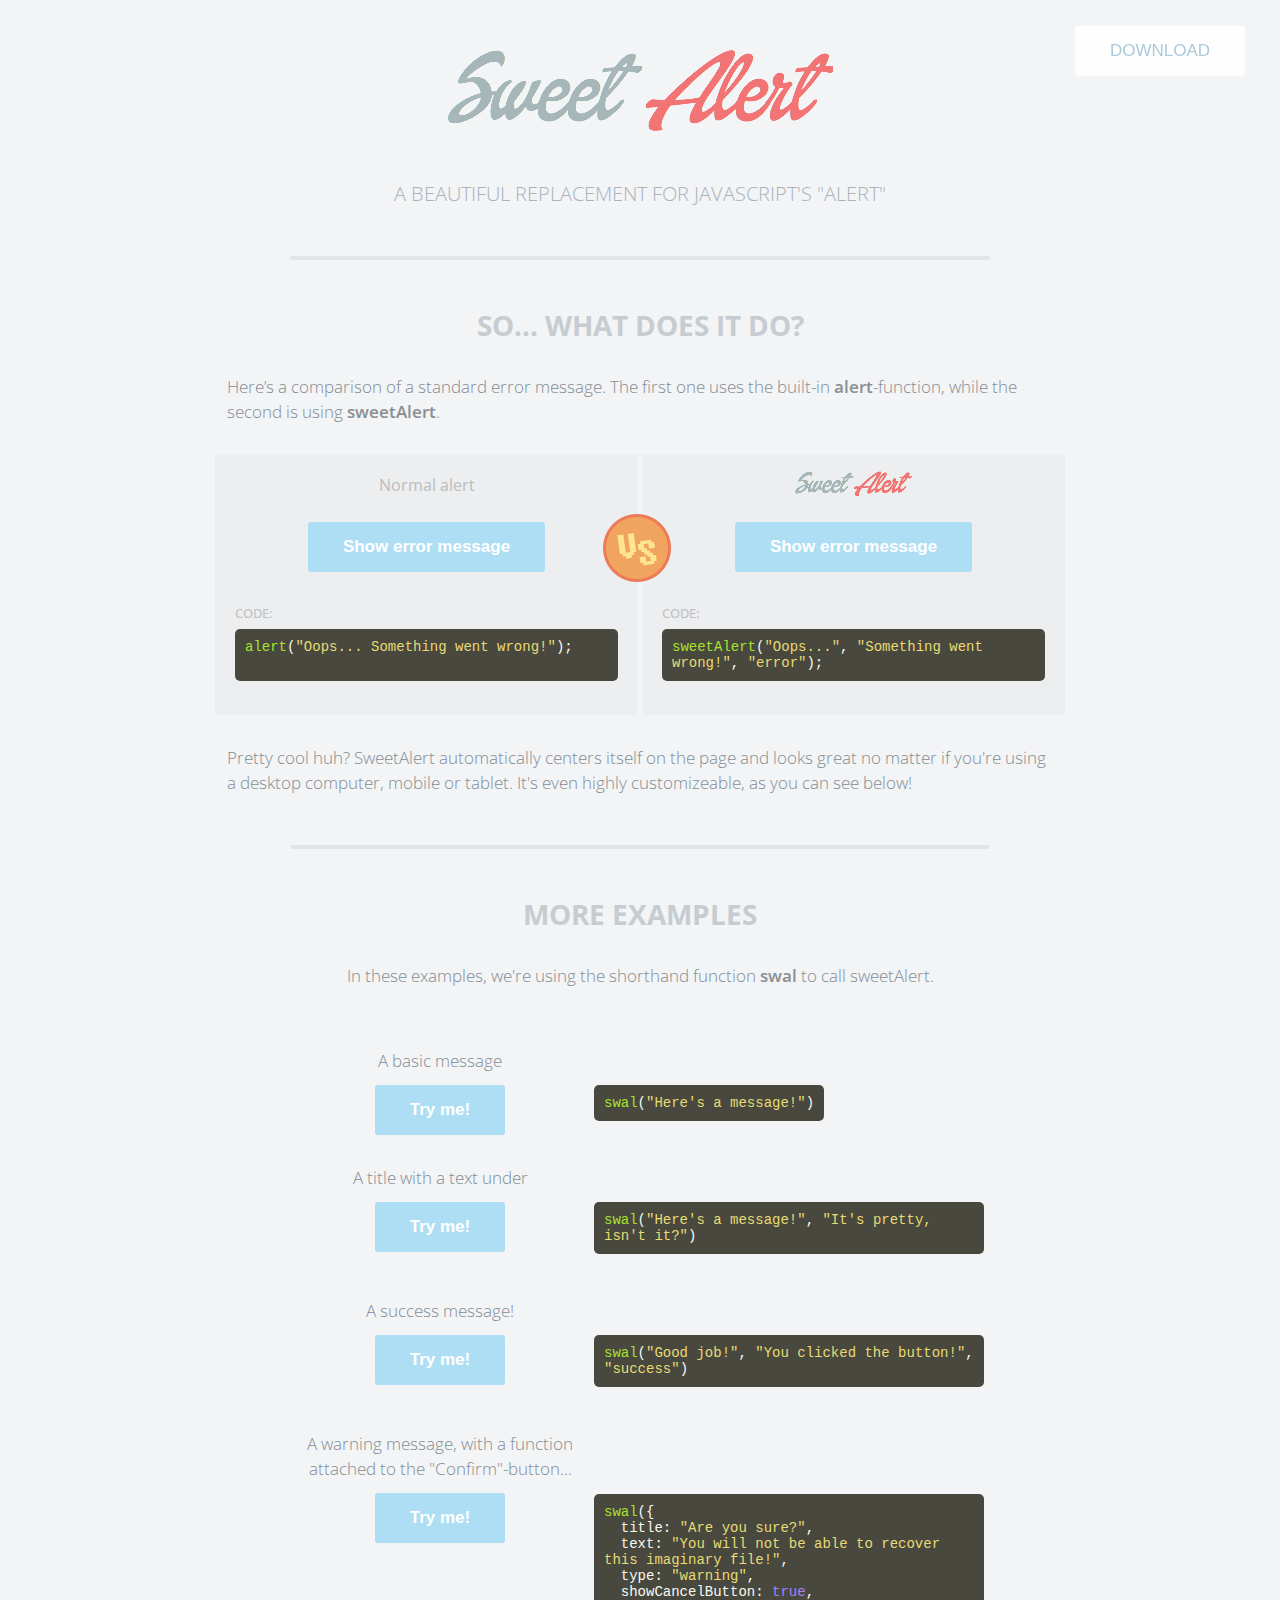
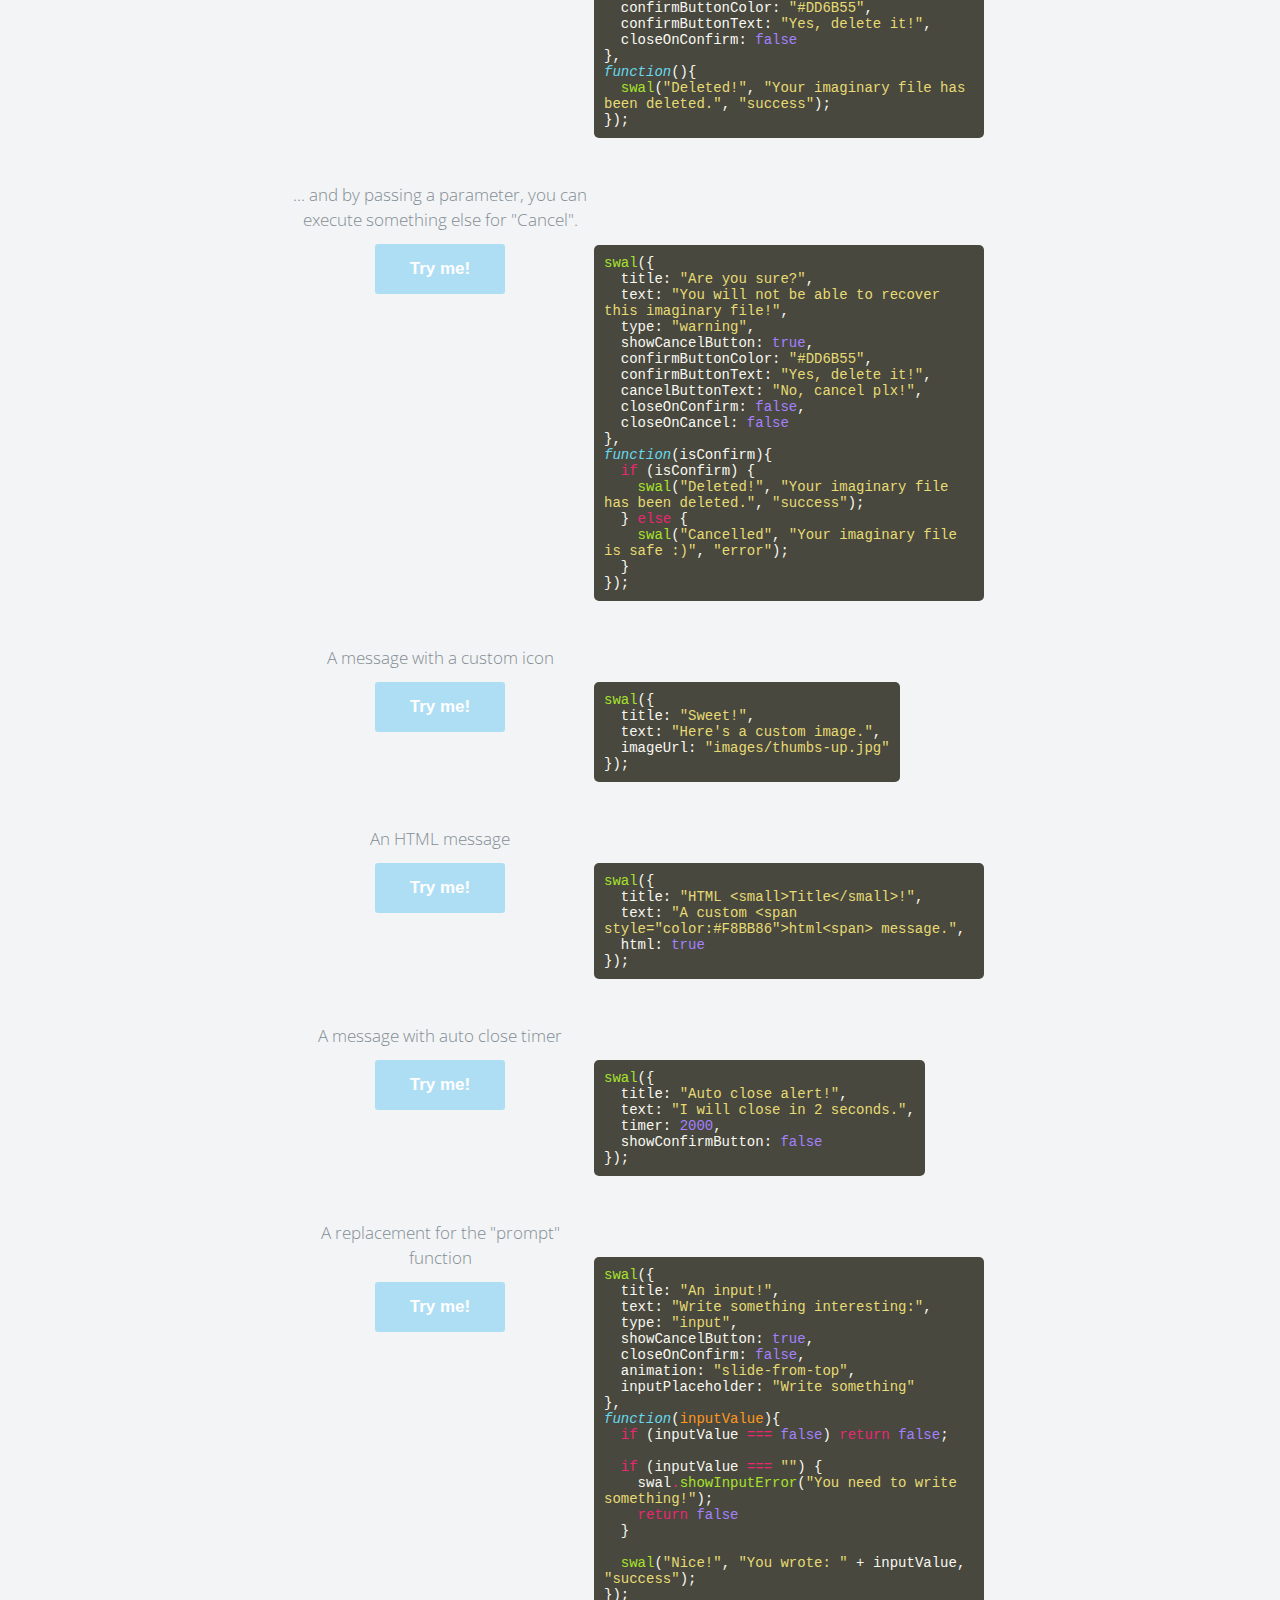
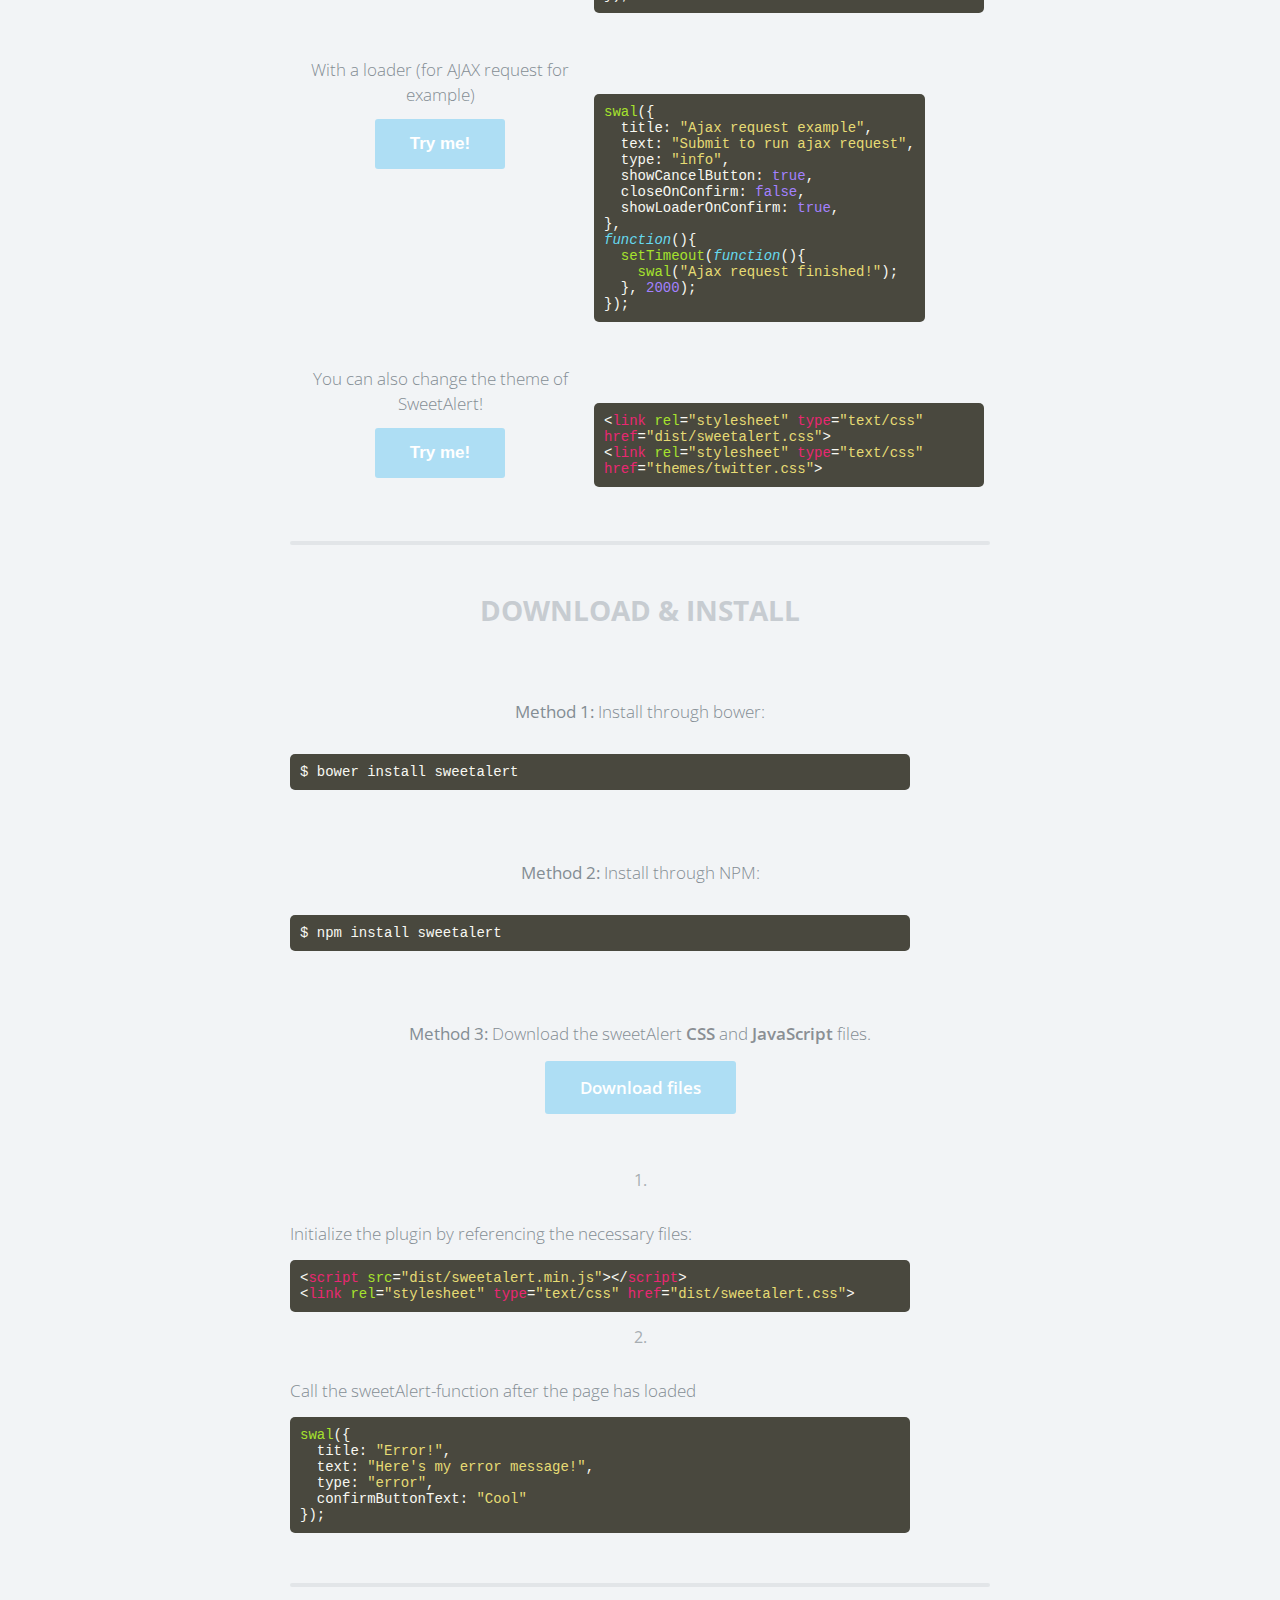
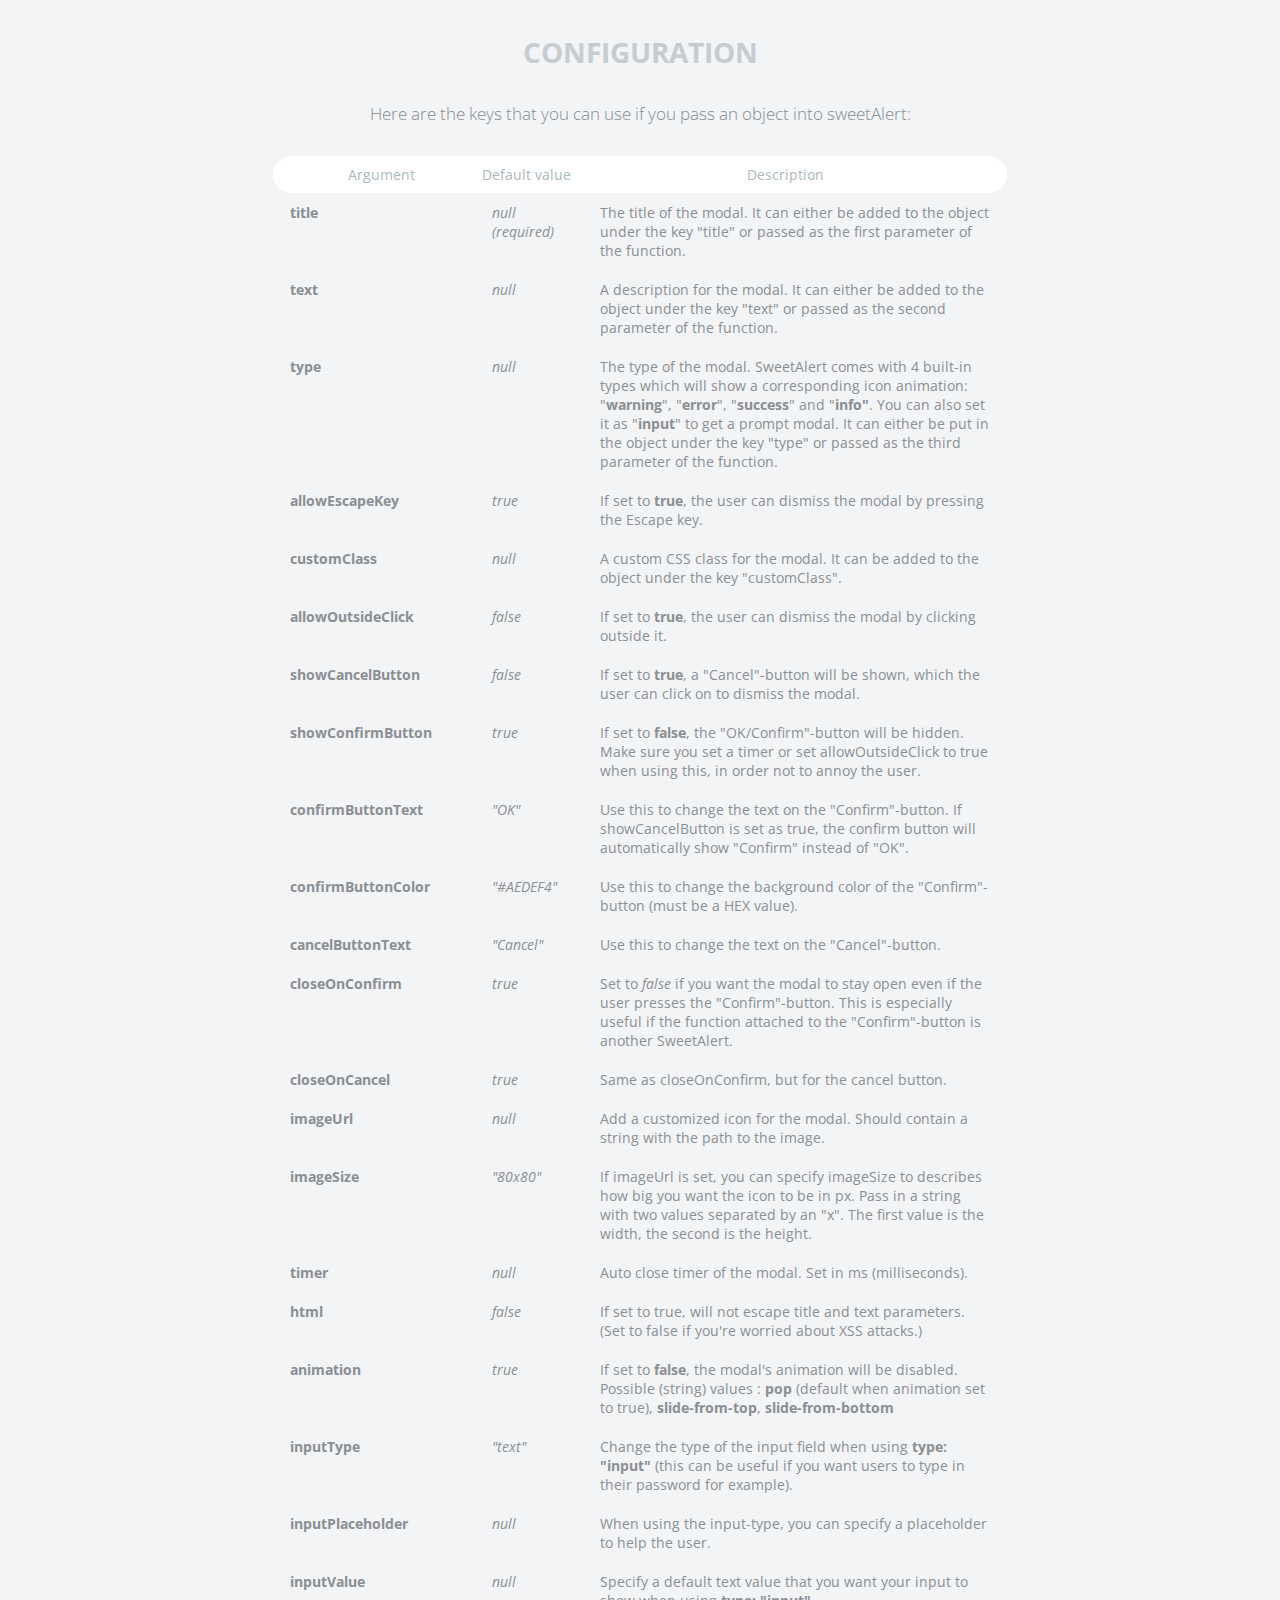
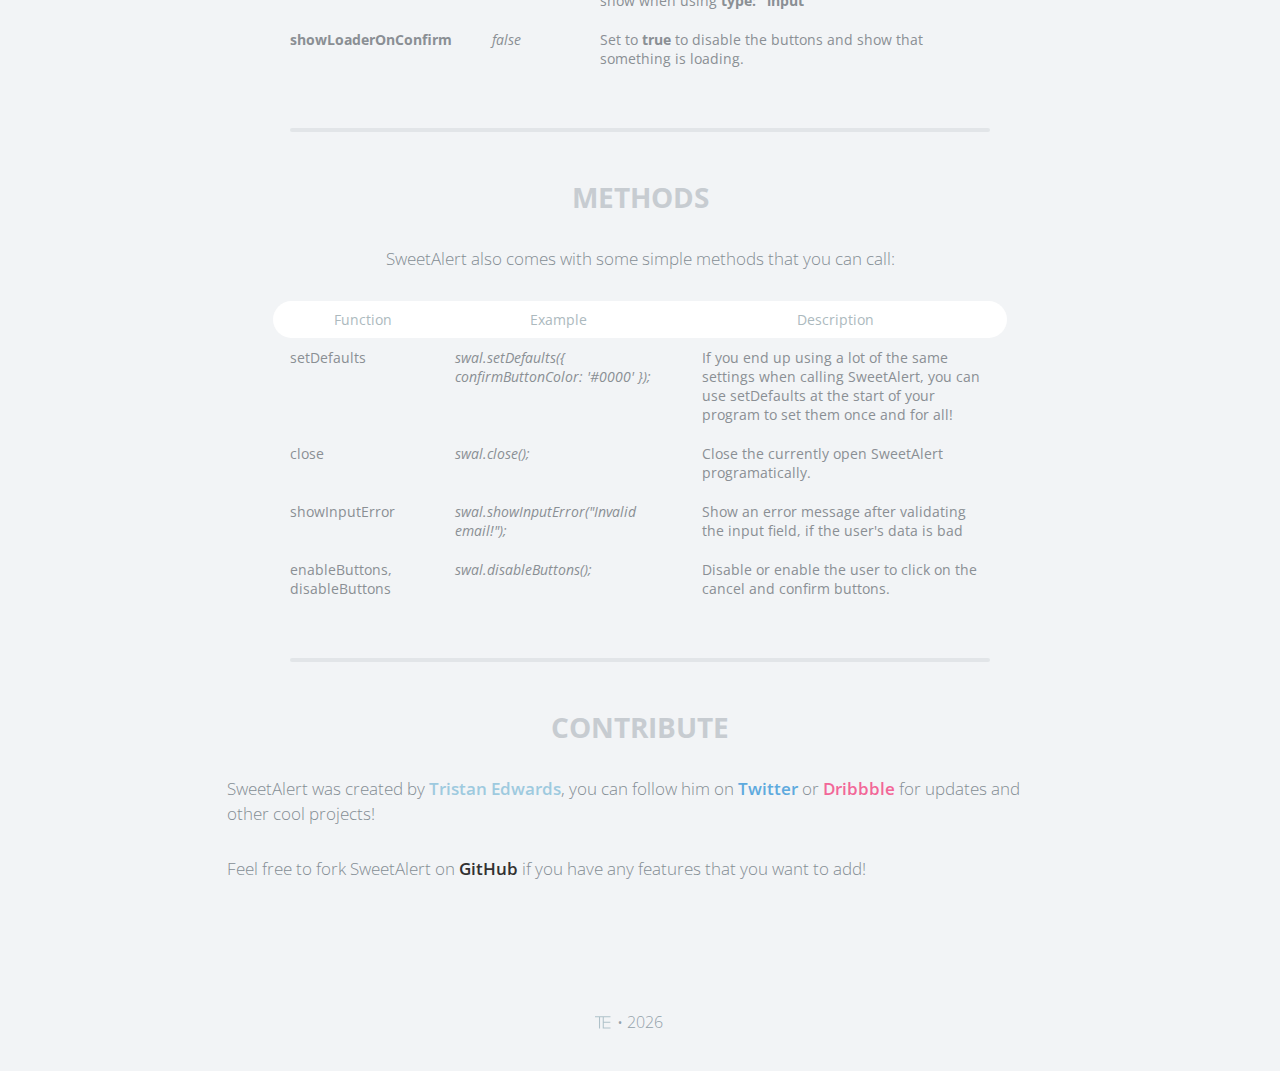
<file: sweetalert-master/index.html>
<!doctype html>

<html>

<head>
  <meta charset="utf-8">
  <meta name="viewport" content="width=device-width, initial-scale=1, maximum-scale=1, user-scalable=0" />
  <title>SweetAlert</title>

  <link rel="stylesheet" href="example/example.css">
  <script src="https://code.jquery.com/jquery-2.1.3.min.js"></script>

  <!-- This is what you need -->
  <script src="dist/sweetalert-dev.js"></script>
  <link rel="stylesheet" href="dist/sweetalert.css">
  <!--.......................-->

</head>

<body>

<h1>Sweet Alert</h1>
<h2>A beautiful replacement for JavaScript's "Alert"</h2>
<button class="download">Download</button>

<!-- What does it do? -->
<h3>So... What does it do?</h3>
<p>Here’s a comparison of a standard error message. The first one uses the built-in <strong>alert</strong>-function, while the second is using <strong>sweetAlert</strong>.</p>

<div class="showcase normal">
	<h4>Normal alert</h4>
	<button>Show error message</button>

	<h5>Code:</h5>
	<pre><span class="attr">alert</span>(<span class="str">"Oops... Something went wrong!"</span>);

	</pre>

	<div class="vs-icon"></div>
</div>

<div class="showcase sweet">
	<h4>Sweet Alert</h4>
	<button>Show error message</button>

	<h5>Code:</h5>
	<pre><span class="attr">sweetAlert</span>(<span class="str">"Oops..."</span>, <span class="str">"Something went wrong!"</span>, <span class="str">"error"</span>);</pre>
</div>

<p>Pretty cool huh? SweetAlert automatically centers itself on the page and looks great no matter if you're using a desktop computer, mobile or tablet. It's even highly customizeable, as you can see below!</p>


<!-- Examples -->
<h3>More examples</h3>

<p class="center">In these examples, we're using the shorthand function <strong>swal</strong> to call sweetAlert.</p>

<ul class="examples">

	<li class="message">
		<div class="ui">
			<p>A basic message</p>
			<button>Try me!</button>
		</div>
		<pre><span class="attr">swal</span>(<span class="str">"Here's a message!"</span>)</pre>
	</li>

	<li class="title-text">
		<div class="ui">
			<p>A title with a text under</p>
			<button>Try me!</button>
		</div>
		<pre><span class="attr">swal</span>(<span class="str">"Here's a message!"</span>, <span class="str">"It's pretty, isn't it?"</span>)</pre>
	</li>

	<li class="success">
		<div class="ui">
			<p>A success message!</p>
			<button>Try me!</button>
		</div>
		<pre><span class="attr">swal</span>(<span class="str">"Good job!"</span>, <span class="str">"You clicked the button!"</span>, <span class="str">"success"</span>)</pre>
	</li>

	<li class="warning confirm">
		<div class="ui">
			<p>A warning message, with a function attached to the "Confirm"-button...</p>
			<button>Try me!</button>
		</div>
		<pre><span class="attr">swal</span>({
&nbsp;&nbsp;title: <span class="str">"Are you sure?"</span>,
&nbsp;&nbsp;text: <span class="str">"You will not be able to recover this imaginary file!"</span>,
&nbsp;&nbsp;type: <span class="str">"warning"</span>,
&nbsp;&nbsp;showCancelButton: <span class="val">true</span>,
&nbsp;&nbsp;confirmButtonColor: <span class="str">"#DD6B55"</span>,
&nbsp;&nbsp;confirmButtonText: <span class="str">"Yes, delete it!"</span>,
&nbsp;&nbsp;closeOnConfirm: <span class="val">false</span>
},
<span class="func"><i>function</i></span>(){
&nbsp;&nbsp;<span class="attr">swal</span>(<span class="str">"Deleted!"</span>, <span class="str">"Your imaginary file has been deleted."</span>, <span class="str">"success"</span>);
});</pre>
	</li>

	<li class="warning cancel">
		<div class="ui">
			<p>... and by passing a parameter, you can execute something else for "Cancel".</p>
			<button>Try me!</button>
		</div>
		<pre><span class="attr">swal</span>({
&nbsp;&nbsp;title: <span class="str">"Are you sure?"</span>,
&nbsp;&nbsp;text: <span class="str">"You will not be able to recover this imaginary file!"</span>,
&nbsp;&nbsp;type: <span class="str">"warning"</span>,
&nbsp;&nbsp;showCancelButton: <span class="val">true</span>,
&nbsp;&nbsp;confirmButtonColor: <span class="str">"#DD6B55"</span>,
&nbsp;&nbsp;confirmButtonText: <span class="str">"Yes, delete it!"</span>,
&nbsp;&nbsp;cancelButtonText: <span class="str">"No, cancel plx!"</span>,
&nbsp;&nbsp;closeOnConfirm: <span class="val">false</span>,
&nbsp;&nbsp;closeOnCancel: <span class="val">false</span>
},
<span class="func"><i>function</i></span>(isConfirm){
&nbsp;&nbsp;<span class="tag">if</span> (isConfirm) {
&nbsp;&nbsp;&nbsp;&nbsp;<span class="attr">swal</span>(<span class="str">"Deleted!"</span>, <span class="str">"Your imaginary file has been deleted."</span>, <span class="str">"success"</span>);
&nbsp;&nbsp;} <span class="tag">else</span> {
	&nbsp;&nbsp;&nbsp;&nbsp;<span class="attr">swal</span>(<span class="str">"Cancelled"</span>, <span class="str">"Your imaginary file is safe :)"</span>, <span class="str">"error"</span>);
&nbsp;&nbsp;}
});</pre>
	</li>

	<li class="custom-icon">
		<div class="ui">
			<p>A message with a custom icon</p>
			<button>Try me!</button>
		</div>
		<pre><span class="attr">swal</span>({
&nbsp;&nbsp;title: <span class="str">"Sweet!"</span>,
&nbsp;&nbsp;text: <span class="str">"Here's a custom image."</span>,
&nbsp;&nbsp;imageUrl: <span class="str">"images/thumbs-up.jpg"</span>
});</pre>
	</li>

	<li class="message-html">
		<div class="ui">
			<p>An HTML message</p>
			<button>Try me!</button>
		</div>
		<pre><span class="attr">swal</span>({
&nbsp;&nbsp;title: <span class="str">"HTML &lt;small&gt;Title&lt;/small&gt;!"</span>,
&nbsp;&nbsp;text: <span class="str">"A custom &lt;span style="color:#F8BB86"&gt;html&lt;span&gt; message."</span>,
&nbsp;&nbsp;html: <span class="val">true</span>
});</pre>
	</li>

	<li class="timer">
		<div class="ui">
			<p>A message with auto close timer</p>
			<button>Try me!</button>
		</div>
		<pre><span class="attr">swal</span>({
&nbsp;&nbsp;title: <span class="str">"Auto close alert!"</span>,
&nbsp;&nbsp;text: <span class="str">"I will close in 2 seconds."</span>,
&nbsp;&nbsp;timer: <span class="val">2000</span>,
&nbsp;&nbsp;showConfirmButton: <span class="val">false</span>
});</pre>
	</li>


	<li class="input">
		<div class="ui">
			<p>A replacement for the "prompt" function</p>
			<button>Try me!</button>
		</div>
		<pre><span class="attr">swal</span>({
&nbsp;&nbsp;title: <span class="str">"An input!"</span>,
&nbsp;&nbsp;text: <span class="str">"Write something interesting:"</span>,
&nbsp;&nbsp;type: <span class="str">"input"</span>,
&nbsp;&nbsp;showCancelButton: <span class="val">true</span>,
&nbsp;&nbsp;closeOnConfirm: <span class="val">false</span>,
&nbsp;&nbsp;animation: <span class="str">"slide-from-top"</span>,
&nbsp;&nbsp;inputPlaceholder: <span class="str">"Write something"</span>
},
<span class="func"><i>function</i></span>(<span class="arg">inputValue</span>){
&nbsp;&nbsp;<span class="tag">if</span> (inputValue <span class="tag">===</span> <span class="val">false</span>) <span class="tag">return</span> <span class="val">false</span>;
&nbsp;&nbsp;
&nbsp;&nbsp;<span class="tag">if</span> (inputValue <span class="tag">===</span> <span class="str">""</span>) {
&nbsp;&nbsp;&nbsp;&nbsp;swal<span class="tag">.</span><span class="attr">showInputError</span>(<span class="str">"You need to write something!"</span>);
&nbsp;&nbsp;&nbsp;&nbsp;<span class="tag">return</span> <span class="val">false</span>
&nbsp;&nbsp;}
&nbsp;&nbsp;
&nbsp;&nbsp;<span class="attr">swal</span>(<span class="str">"Nice!"</span>, <span class="str">"You wrote: "</span> + inputValue, <span class="str">"success"</span>);
});</pre>
	</li>

  <li class="ajax">
    <div class="ui">
			<p>With a loader (for AJAX request for example)</p>
			<button>Try me!</button>
		</div>
		<pre><span class="attr">swal</span>({
&nbsp;&nbsp;title: <span class="str">"Ajax request example"</span>,
&nbsp;&nbsp;text: <span class="str">"Submit to run ajax request"</span>,
&nbsp;&nbsp;type: <span class="str">"info"</span>,
&nbsp;&nbsp;showCancelButton: <span class="val">true</span>,
&nbsp;&nbsp;closeOnConfirm: <span class="val">false</span>,
&nbsp;&nbsp;showLoaderOnConfirm: <span class="val">true</span>,
},
<span class="func"><i>function</i></span>(){
&nbsp;&nbsp;<span class="attr">setTimeout</span>(<span class="func"><i>function</i></span>(){
&nbsp;&nbsp;&nbsp;&nbsp;<span class="attr">swal</span>(<span class="str">"Ajax request finished!"</span>);
&nbsp;&nbsp;}, <span class="val">2000</span>);
});</pre>
	</li>

	<li class="theme">
		<div class="ui">
			<p>You can also change the theme of SweetAlert!</p>
			<button>Try me!</button>
		</div>
		<pre>&lt;<span class="tag">link</span> <span class="attr">rel</span>=<span class="str">"stylesheet"</span> <span class="tag">type</span>=<span class="str">"text/css"</span> <span class="tag">href</span>=<span class="str">"dist/sweetalert.css"</span>&gt;
			&lt;<span class="tag">link</span> <span class="attr">rel</span>=<span class="str">"stylesheet"</span> <span class="tag">type</span>=<span class="str">"text/css"</span> <span class="tag">href</span>=<span class="str">"themes/twitter.css"</span>&gt;</pre>
	</li>

</ul>


<!-- Download & Install -->
<h3 id="download-section">Download & install</h3>

<div class="center-container">
	<p class="center"><b>Method 1:</b> Install through bower:</p>
	<pre class="center">$ bower install sweetalert</pre>
</div>

<div class="center-container">
	<p class="center"><b>Method 2:</b> Install through NPM:</p>
	<pre class="center">$ npm install sweetalert</pre>
</div>

<p class="center"><b>Method 3:</b> Download the sweetAlert <strong>CSS</strong> and <strong>JavaScript</strong> files.</p>

<a class="button" href="https://github.com/t4t5/sweetalert/archive/master.zip" download>Download files</a>

<ol>
	<li>
		<p>Initialize the plugin by referencing the necessary files:</p>
		<pre>&lt;<span class="tag">script</span> <span class="attr">src</span>=<span class="str">"dist/sweetalert.min.js"</span>&gt;&lt;/<span class="tag">script</span>&gt;
&lt;<span class="tag">link</span> <span class="attr">rel</span>=<span class="str">"stylesheet"</span> <span class="tag">type</span>=<span class="str">"text/css"</span> <span class="tag">href</span>=<span class="str">"dist/sweetalert.css"</span>&gt;</pre>
	</li>

	<li>
		<p>Call the sweetAlert-function after the page has loaded</p>
		<pre><span class="attr">swal</span>({
&nbsp;&nbsp;title: <span class="str">"Error!"</span>,
&nbsp;&nbsp;text: <span class="str">"Here's my error message!"</span>,
&nbsp;&nbsp;type: <span class="str">"error"</span>,
&nbsp;&nbsp;confirmButtonText: <span class="str">"Cool"</span>
});
</pre>
	</li>
</ol>



<!-- Configuration -->
<h3>Configuration</h3>

<p class="center">Here are the keys that you can use if you pass an object into sweetAlert:</p>

<table>
	<tr class="titles">
		<th>
			<div class="border-left"></div>
			Argument
		</th>
		<th>Default value</th>
		<th>
			<div class="border-right"></div>
			Description
		</th>
	</tr>
	<tr>
		<td><b>title</b></td>
		<td><i>null (required)</i></td>
		<td>The title of the modal. It can either be added to the object under the key "title" or passed as the first parameter of the function.</td>
	</tr>
	<tr>
		<td><b>text</b></td>
		<td><i>null</i></td>
		<td>A description for the modal. It can either be added to the object under the key "text" or passed as the second parameter of the function.</td>
	</tr>
	<tr>
		<td><b>type</b></td>
		<td><i>null</i></td>
		<td>The type of the modal. SweetAlert comes with 4 built-in types which will show a corresponding icon animation: "<strong>warning</strong>", "<strong>error</strong>", "<strong>success</strong>" and "<strong>info"</strong>. You can also set it as "<strong>input</strong>" to get a prompt modal. It can either be put in the object under the key "type" or passed as the third parameter of the function.</td>
	</tr>
    <tr>
      <td><b>allowEscapeKey</b></td>
      <td><i>true</i></td>
      <td>If set to <strong>true</strong>, the user can dismiss the modal by pressing the Escape key.</td>
    </tr>
	<tr>
		<td><b>customClass</b></td>
		<td><i>null</i></td>
		<td>A custom CSS class for the modal. It can be added to the object under the key "customClass".</td>
	</tr>
	<tr>
		<td><b>allowOutsideClick</b></td>
		<td><i>false</i></td>
		<td>If set to <strong>true</strong>, the user can dismiss the modal by clicking outside it.</td>
	</tr>
	<tr>
		<td><b>showCancelButton</b></td>
		<td><i>false</i></td>
		<td>If set to <strong>true</strong>, a "Cancel"-button will be shown, which the user can click on to dismiss the modal.</td>
	</tr>
	<tr>
		<td><b>showConfirmButton</b></td>
		<td><i>true</i></td>
		<td>If set to <strong>false</strong>, the "OK/Confirm"-button will be hidden. Make sure you set a timer or set allowOutsideClick to true when using this, in order not to annoy the user.</td>
	</tr>
	<tr>
		<td><b>confirmButtonText</b></td>
		<td><i>"OK"</i></td>
		<td>Use this to change the text on the "Confirm"-button. If showCancelButton is set as true, the confirm button will automatically show "Confirm" instead of "OK".</td>
	</tr>
	<tr>
		<td><b>confirmButtonColor</b></td>
		<td><i>"#AEDEF4"</i></td>
		<td>Use this to change the background color of the "Confirm"-button (must be a HEX value).</td>
	</tr>
	<tr>
		<td><b>cancelButtonText</b></td>
		<td><i>"Cancel"</i></td>
		<td>Use this to change the text on the "Cancel"-button.</td>
	</tr>
	<tr>
		<td><b>closeOnConfirm</b></td>
		<td><i>true</i></td>
		<td>Set to <i>false</i> if you want the modal to stay open even if the user presses the "Confirm"-button. This is especially useful if the function attached to the "Confirm"-button is another SweetAlert.</td>
	</tr>
	<tr>
		<td><b>closeOnCancel</b></td>
		<td><i>true</i></td>
		<td>Same as closeOnConfirm, but for the cancel button.</td>
	</tr>
	<tr>
		<td><b>imageUrl</b></td>
		<td><i>null</i></td>
		<td>Add a customized icon for the modal. Should contain a string with the path to the image.</td>
	</tr>
	<tr>
		<td><b>imageSize</b></td>
		<td><i>"80x80"</i></td>
		<td>If imageUrl is set, you can specify imageSize to describes how big you want the icon to be in px. Pass in a string with two values separated by an "x". The first value is the width, the second is the height.</td>
	</tr>
	<tr>
		<td><b>timer</b></td>
		<td><i>null</i></td>
		<td>Auto close timer of the modal. Set in ms (milliseconds).</td>
	</tr>
	<tr>
		<td><b>html</b></td>
		<td><i>false</i></td>
		<td>If set to true, will not escape title and text parameters. (Set to false if you're worried about XSS attacks.)</td>
	</tr>
	<tr>
		<td><b>animation</b></td>
		<td><i>true</i></td>
		<td>If set to <strong>false</strong>, the modal's animation will be disabled. Possible (string) values : <strong>pop</strong> (default when animation set to true), <strong>slide-from-top</strong>, <strong>slide-from-bottom</strong></td>
	</tr>
	<tr>
		<td><b>inputType</b></td>
		<td><i>"text"</i></td>
		<td>Change the type of the input field when using <strong>type: "input"</strong> (this can be useful if you want users to type in their password for example).</td>
	</tr>
	<tr>
		<td><b>inputPlaceholder</b></td>
		<td><i>null</i></td>
		<td>When using the input-type, you can specify a placeholder to help the user.</td>
	</tr>
	<tr>
		<td><b>inputValue</b></td>
		<td><i>null</i></td>
		<td>Specify a default text value that you want your input to show when using <strong>type: "input"</strong></td>
	</tr>
	<tr>
		<td><b>showLoaderOnConfirm</b></td>
		<td><i>false</i></td>
    <td>Set to <strong>true</strong> to disable the buttons and show that something is loading.</td>
	</tr>
</table>


<!-- Methods -->
<h3>Methods</h3>

<p class="center">SweetAlert also comes with some simple methods that you can call:</p>

<table>
	<tr class="titles">
		<th>
			<div class="border-left"></div>
			Function
		</th>
		<th>Example</th>
		<th>
			<div class="border-right"></div>
			Description
		</th>
	</tr>
	<tr>
		<td>setDefaults</td>
		<td><i>swal.setDefaults({ confirmButtonColor: '#0000' });</i></td>
		<td>If you end up using a lot of the same settings when calling SweetAlert, you can use setDefaults at the start of your program to set them once and for all!</td>
	</tr>
	<tr>
		<td>close</td>
		<td><i>swal.close();</i></td>
		<td>Close the currently open SweetAlert programatically.</td>
	</tr>
	<tr>
		<td>showInputError</td>
		<td><i>swal.showInputError("Invalid email!");</i></td>
		<td>Show an error message after validating the input field, if the user's data is bad</td>
	</tr>
	<tr>
		<td>enableButtons, disableButtons</td>
		<td><i>swal.disableButtons();</i></td>
		<td>Disable or enable the user to click on the cancel and confirm buttons.</td>
	</tr>
</table>



<!-- Contribute -->
<h3>Contribute</h3>
<p>SweetAlert was created by <a href="http://tristanedwards.me" target="_blank">Tristan Edwards</a>, you can follow him on <a href="https://twitter.com/t4t5" target="_blank" class="twitter">Twitter</a> or <a href="https://dribbble.com/tristanedwards" target="_blank" class="dribbble">Dribbble</a> for updates and other cool projects!</p>
<p>Feel free to fork SweetAlert on <a href="https://github.com/t4t5/sweetalert" class="github">GitHub</a> if you have any features that you want to add!</p>


<footer>
	<span class="te-logo">TE</span> • <script>document.write(new Date().getFullYear())</script>
</footer>


<script>

document.querySelector('button.download').onclick = function(){
	$("html, body").animate({ scrollTop: $("#download-section").offset().top }, 1000);
};

document.querySelector('.showcase.normal button').onclick = function(){
	alert("Oops... Something went wrong!");
};

document.querySelector('.showcase.sweet button').onclick = function(){
	swal("Oops...", "Something went wrong!", "error");
};

document.querySelector('ul.examples li.message button').onclick = function(){
	swal("Here's a message!");
};

document.querySelector('ul.examples li.timer button').onclick = function(){
	swal({
		title: "Auto close alert!",
		text: "I will close in 2 seconds.",
		timer: 2000,
		showConfirmButton: false
	});
};

document.querySelector('ul.examples li.title-text button').onclick = function(){
	swal("Here's a message!", "It's pretty, isn't it?");
};

document.querySelector('ul.examples li.success button').onclick = function(){
	swal("Good job!", "You clicked the button!", "success");
};

document.querySelector('ul.examples li.warning.confirm button').onclick = function(){
	swal({
		title: "Are you sure?",
		text: "You will not be able to recover this imaginary file!",
		type: "warning",
		showCancelButton: true,
		confirmButtonColor: '#DD6B55',
		confirmButtonText: 'Yes, delete it!',
		closeOnConfirm: false
	},
	function(){
		swal("Deleted!", "Your imaginary file has been deleted!", "success");
	});
};

document.querySelector('ul.examples li.warning.cancel button').onclick = function(){
	swal({
		title: "Are you sure?",
		text: "You will not be able to recover this imaginary file!",
		type: "warning",
		showCancelButton: true,
		confirmButtonColor: '#DD6B55',
		confirmButtonText: 'Yes, delete it!',
		cancelButtonText: "No, cancel plx!",
		closeOnConfirm: false,
		closeOnCancel: false
	},
	function(isConfirm){
    if (isConfirm){
      swal("Deleted!", "Your imaginary file has been deleted!", "success");
    } else {
      swal("Cancelled", "Your imaginary file is safe :)", "error");
    }
	});
};

document.querySelector('ul.examples li.custom-icon button').onclick = function(){
	swal({
		title: "Sweet!",
		text: "Here's a custom image.",
		imageUrl: 'example/images/thumbs-up.jpg'
	});
};

document.querySelector('ul.examples li.message-html button').onclick = function(){
	swal({
		title: "HTML <small>Title</small>!",
		text: 'A custom <span style="color:#F8BB86">html<span> message.',
		html: true
	});
};

document.querySelector('ul.examples li.input button').onclick = function(){
	swal({
		title: "An input!",
		text: 'Write something interesting:',
		type: 'input',
		showCancelButton: true,
		closeOnConfirm: false,
		animation: "slide-from-top",
		inputPlaceholder: "Write something",
	},
	function(inputValue){
		if (inputValue === false) return false;

		if (inputValue === "") {
			swal.showInputError("You need to write something!");
			return false;
		}
    
		swal("Nice!", 'You wrote: ' + inputValue, "success");

	});
};

document.querySelector('ul.examples li.theme button').onclick = function() {
	swal({
		title: "Themes!",
		text: "Here's the Twitter theme for SweetAlert!",
		confirmButtonText: "Cool!",
		customClass: 'twitter'
	});
};

document.querySelector('ul.examples li.ajax button').onclick = function() {
  swal({
    title: 'Ajax request example',
    text: 'Submit to run ajax request',
    type: 'info',
    showCancelButton: true,
    closeOnConfirm: false,
    showLoaderOnConfirm: true,
  }, function(){
    setTimeout(function() {
      swal('Ajax request finished!');
    }, 2000);
  });
};

</script>



</body>

</html>
</file>
<file: sweetalert-master/example/example.css>
@import url(http://fonts.googleapis.com/css?family=Open+Sans:400,600,700,300);
@import url(http://fonts.googleapis.com/css?family=Open+Sans+Condensed:700);
body {
  background-color: #f2f4f6;
  font-family: 'Open Sans', sans-serif;
  text-align: center; }

h1 {
  background-image: url("images/logo_big.png");
  background-image: -webkit-image-set(url("images/logo_big.png") 1x, url("images/logo_big@2x.png") 2x);
  width: 385px;
  height: 81px;
  text-indent: -9999px;
  white-space: nowrap;
  margin: 50px auto; }
  @media all and (max-width: 420px) {
    h1 {
      width: 300px;
      background-size: contain;
      background-repeat: no-repeat;
      background-position: center; } }
  @media all and (max-width: 330px) {
    h1 {
      width: 250px; } }

h2 {
  font-size: 20px;
  color: #A9B2BC;
  line-height: 25px;
  text-transform: uppercase;
  font-weight: 300;
  text-align: center;
  display: block; }

h3 {
  font-size: 28px;
  color: #C7CCD1;
  text-transform: uppercase;
  font-family: 'Open Sans Condensed', sans-serif;
  margin-top: 100px;
  text-align: center;
  position: relative; }
  h3#download-section {
    margin-top: 50px;
    padding-top: 40px; }
  h3::after {
    content: "";
    background-color: #e2e5e8;
    height: 4px;
    width: 700px;
    left: 50%;
    margin-left: -350px;
    position: absolute;
    margin-top: -50px;
    border-radius: 2px; }
    @media all and (max-width: 740px) {
      h3::after {
        width: auto;
        left: 20px;
        right: 20px;
        margin-left: 0; } }

a {
  text-decoration: none; }

p {
  max-width: 826px;
  margin: 30px auto;
  font-size: 17px;
  font-weight: 300;
  color: #848D94;
  line-height: 25px;
  text-align: left; }
  p.center {
    text-align: center; }
  p strong {
    color: #8A8F94;
    font-weight: 600; }
  p a {
    color: #9ECADF;
    font-weight: 600; }
    p a:hover {
      text-decoration: underline; }
    p a.twitter {
      color: #5eaade; }
    p a.dribbble {
      color: #f26798; }
    p a.github {
      color: #323131; }

button, .button {
  background-color: #AEDEF4;
  color: white;
  border: none;
  box-shadow: none;
  font-size: 17px;
  font-weight: 500;
  font-weight: 600;
  border-radius: 3px;
  padding: 15px 35px;
  margin: 26px 5px 0 5px;
  cursor: pointer; }
  button:focus, .button:focus {
    outline: none; }
  button:hover, .button:hover {
    background-color: #a1d9f2; }
  button:active, .button:active {
    background-color: #81ccee; }
  button.cancel, .button.cancel {
    background-color: #D0D0D0; }
    button.cancel:hover, .button.cancel:hover {
      background-color: #c8c8c8; }
    button.cancel:active, .button.cancel:active {
      background-color: #b6b6b6; }
  button.download, .button.download {
    position: fixed;
    right: 30px;
    top: 0;
    background-color: rgba(255, 255, 255, 0.9);
    color: #ABCADA;
    font-weight: 500;
    text-transform: uppercase;
    z-index: 3; }
    @media all and (max-width: 1278px) {
      button.download, .button.download {
        display: none; } }

.center-container {
  max-width: 700px;
  margin: 70px auto; }

pre {
  background-color: #49483e;
  color: #f8f8f2;
  padding: 10px;
  border-radius: 5px;
  white-space: pre-line;
  text-align: left;
  font-size: 14px;
  max-width: 600px; }
  pre .str {
    color: #e6db74; }
  pre .func {
    color: #66d9ef; }
  pre .val {
    color: #a381ff; }
  pre .tag {
    color: #e92772; }
  pre .attr {
    color: #a6e22d; }
  pre .arg {
    color: #fd9720; }

.showcase {
  background-color: #eceef0;
  padding: 20px;
  display: inline-block;
  width: 383px;
  vertical-align: top;
  position: relative; }
  @media all and (max-width: 865px) {
    .showcase {
      margin: 5px auto;
      padding: 46px 20px; } }
  @media all and (max-width: 440px) {
    .showcase {
      width: auto; } }
  .showcase h4 {
    font-size: 16px;
    color: #BCBCBC;
    line-height: 22px;
    margin: 0 auto;
    font-weight: 400; }
  .showcase.sweet h4 {
    width: 117px;
    height: 25px;
    margin-top: -3px;
    text-indent: -9999px;
    background-image: url("images/logo_small.png");
    background-image: -webkit-image-set(url("images/logo_small.png") 1x, url("images/logo_small@2x.png") 2x); }
  .showcase h5 {
    margin-bottom: -7px;
    text-align: left;
    font-weight: 500;
    text-transform: uppercase;
    color: #c2c2c2; }
  .showcase button {
    margin-bottom: 10px; }
  .showcase .vs-icon {
    background-image: url("images/vs_icon.png");
    background-image: -webkit-image-set(url("images/vs_icon.png") 1x, url("images/vs_icon@2x.png") 2x);
    width: 69px;
    height: 69px;
    position: absolute;
    right: -34px;
    top: 60px;
    z-index: 2; }
    @media all and (max-width: 865px) {
      .showcase .vs-icon {
        margin: 5px auto;
        right: auto;
        left: 50%;
        margin-left: -35px;
        top: auto;
        bottom: -35px; } }

ul.examples {
  list-style-type: none;
  width: 700px;
  margin: 0 auto;
  text-align: left;
  padding-left: 0; }
  @media all and (max-width: 758px) {
    ul.examples {
      width: auto; } }
  ul.examples li {
    padding-left: 0; }
  ul.examples .ui, ul.examples pre {
    display: inline-block;
    vertical-align: top; }
    @media all and (max-width: 758px) {
      ul.examples .ui, ul.examples pre {
        display: block;
        max-width: none;
        margin: 0 auto; } }
  ul.examples .ui {
    width: 300px;
    text-align: center; }
    ul.examples .ui button {
      margin-top: 12px; }
    ul.examples .ui p {
      text-align: center;
      margin-bottom: 0; }
  ul.examples pre {
    max-width: 370px;
    margin-top: 67px; }
    @media all and (max-width: 758px) {
      ul.examples pre {
        margin-top: 16px !important;
        margin-bottom: 60px; } }
  ul.examples .warning pre {
    margin-top: 93px; }

ol {
  max-width: 700px;
  margin: 70px auto;
  list-style-position: inside;
  padding-left: 0; }
  ol li {
    color: #A7ADB2; }
    ol li p {
      margin-bottom: 10px; }

table {
  width: 700px;
  font-size: 14px;
  color: #8a8f94;
  margin: 10px auto;
  text-align: left;
  border-collapse: collapse; }
  @media all and (max-width: 750px) {
    table {
      width: auto;
      margin: 10px 20px; } }
  table th {
    background-color: white;
    padding: 9px;
    color: #acb9be;
    font-weight: 400;
    text-align: center;
    position: relative; }
    table th .border-left, table th .border-right {
      position: absolute;
      background-color: white;
      border-radius: 50%;
      top: 0;
      left: -17px;
      width: 37px;
      height: 37px; }
    table th .border-right {
      left: auto;
      right: -17px; }
    @media all and (max-width: 750px) {
      table th:nth-child(2) {
        display: none; } }
  table td {
    padding: 10px 20px;
    vertical-align: top; }
    table td:first-child {
      padding-left: 0px; }
    table td:last-child {
      padding-right: 0px; }
    @media all and (max-width: 750px) {
      table td:nth-child(2) {
        display: none; } }
    @media all and (max-width: 360px) {
      table td {
        padding: 10px 4px; }
        table td b {
          font-size: 13px; } }

footer {
  margin-top: 100px;
  padding-bottom: 30px;
  color: #9A999F;
  display: inline-block;
  position: relative;
  color: gray;
  font-weight: 400;
  color: #93a1aa;
  font-weight: 300; }
  footer .te-logo {
    text-indent: -99999px;
    background-size: contain;
    background-repeat: no-repeat;
    background-position: center center;
    height: 16px;
    width: 16px;
    display: inline-block;
    margin-right: 5px;
    background-image: url("images/te-logo-small.svg");
    position: absolute;
    left: -22px;
    top: 3px; }

.sweet-alert.twitter {
  font-family: "Helvetica Neue", Helvetica, Arial, sans-serif;
  padding: 15px;
  padding-top: 55px;
  text-align: right;
  border-radius: 6px;
  box-shadow: 0px 0px 0px 1px rgba(0, 0, 0, 0.11), 0px 6px 30px rgba(0, 0, 0, 0.14); }
  .sweet-alert.twitter ~ .sweet-overlay {
    background: rgba(41, 47, 51, 0.9); }
  .sweet-alert.twitter h2 {
    position: absolute;
    top: 0;
    left: 0;
    right: 0;
    height: 40px;
    line-height: 40px;
    font-size: 16px;
    font-weight: 400;
    color: #8899a6;
    margin: 0;
    color: #66757f;
    border-bottom: 1px solid #e1e8ed; }
  .sweet-alert.twitter p {
    display: block;
    text-align: center;
    color: #66757f;
    font-weight: 400;
    font-size: 13px;
    margin-top: 7px; }
  .sweet-alert.twitter .sa-button-container {
    background-color: #f5f8fa;
    border-top: 1px solid #e1e8ed;
    box-shadow: 0px -1px 0px white;
    margin: -15px;
    margin-top: 0; }
  .sweet-alert.twitter[data-has-confirm-button=false][data-has-cancel-button=false] {
    padding-bottom: 10px; }
    .sweet-alert.twitter[data-has-confirm-button=false][data-has-cancel-button=false] .sa-button-container {
      display: none; }
  .sweet-alert.twitter button {
    border-radius: 2px;
    box-shadow: none !important;
    text-shadow: 0px -1px 0px rgba(0, 0, 0, 0.3);
    margin: 17px 0px;
    border-radius: 4px;
    font-size: 14px;
    font-weight: 600;
    padding: 8px 16px;
    position: relative; }
    .sweet-alert.twitter button:focus, .sweet-alert.twitter button.cancel:focus {
      box-shadow: none !important; }
      .sweet-alert.twitter button:focus::before, .sweet-alert.twitter button.cancel:focus::before {
        content: "";
        position: absolute;
        left: -5px;
        top: -5px;
        right: -5px;
        bottom: -5px;
        border: 2px solid #a5b0b4;
        border-radius: 8px; }
    .sweet-alert.twitter button.confirm {
      background-color: #55acee !important;
      background-image: linear-gradient(transparent, rgba(0, 0, 0, 0.05));
      -ms-filter: "progid:DXImageTransform.Microsoft.gradient(startColorstr=#00000000, endColorstr=#0C000000)";
      border: 1px solid #3b88c3;
      box-shadow: inset 0 1px 0 rgba(255, 255, 255, 0.15);
      margin-right: 15px; }
      .sweet-alert.twitter button.confirm:hover {
        background-color: #55acee;
        background-image: linear-gradient(transparent, rgba(0, 0, 0, 0.15));
        -ms-filter: "progid:DXImageTransform.Microsoft.gradient(startColorstr=#00000000, endColorstr=#26000000)";
        border-color: #3b88c3; }
    .sweet-alert.twitter button.cancel {
      color: #66757e;
      background-color: #f5f8fa;
      background-image: linear-gradient(#fff, #f5f8fa);
      text-shadow: 0px -1px 0px white;
      margin-right: 9px;
      border: 1px solid #e1e8ed; }
      .sweet-alert.twitter button.cancel:hover, .sweet-alert.twitter button.cancel:focus:hover {
        background-color: #e1e8ed;
        background-image: linear-gradient(#fff, #e1e8ed);
        -ms-filter: "progid:DXImageTransform.Microsoft.gradient(enabled=false)";
        border-color: #e1e8ed; }
      .sweet-alert.twitter button.cancel:focus {
        background: #fff;
        border-color: #fff; }
  .sweet-alert.twitter .sa-icon {
    transform: scale(0.72);
    margin-bottom: -2px;
    margin-top: -10px; }
  .sweet-alert.twitter input {
    border: 1px solid #e1e8ed;
    border-radius: 3px;
    padding: 10px 7px;
    height: auto;
    box-shadow: none;
    font-size: 13px;
    margin: 10px 0; }
    .sweet-alert.twitter input:focus {
      border-color: #94A1A6;
      box-shadow: inset 0 0 0 1px rgba(77, 99, 107, 0.7); }
  .sweet-alert.twitter fieldset .sa-input-error {
    display: none; }
  .sweet-alert.twitter .sa-error-container {
    text-align: center;
    border: none;
    background-color: #fbedc0;
    margin-bottom: 6px; }
    .sweet-alert.twitter .sa-error-container.show {
      border: 1px solid #f0e1b9; }
    .sweet-alert.twitter .sa-error-container .icon {
      display: none; }
    .sweet-alert.twitter .sa-error-container p {
      color: #292f33;
      font-weight: 600;
      margin-top: 0; }
</file>
<file: sweetalert-master/dist/sweetalert.css>
body.stop-scrolling {
  height: 100%;
  overflow: hidden; }

.sweet-overlay {
  background-color: black;
  /* IE8 */
  -ms-filter: "progid:DXImageTransform.Microsoft.Alpha(Opacity=40)";
  /* IE8 */
  background-color: rgba(0, 0, 0, 0.4);
  position: fixed;
  left: 0;
  right: 0;
  top: 0;
  bottom: 0;
  display: none;
  z-index: 10000; }

.sweet-alert {
  background-color: white;
  font-family: 'Open Sans', 'Helvetica Neue', Helvetica, Arial, sans-serif;
  width: 478px;
  padding: 17px;
  border-radius: 5px;
  text-align: center;
  position: fixed;
  left: 50%;
  top: 50%;
  margin-left: -256px;
  margin-top: -200px;
  overflow: hidden;
  display: none;
  z-index: 99999; }
  @media all and (max-width: 540px) {
    .sweet-alert {
      width: auto;
      margin-left: 0;
      margin-right: 0;
      left: 15px;
      right: 15px; } }
  .sweet-alert h2 {
    color: #575757;
    font-size: 30px;
    text-align: center;
    font-weight: 600;
    text-transform: none;
    position: relative;
    margin: 25px 0;
    padding: 0;
    line-height: 40px;
    display: block; }
  .sweet-alert p {
    color: #797979;
    font-size: 16px;
    text-align: center;
    font-weight: 300;
    position: relative;
    text-align: inherit;
    float: none;
    margin: 0;
    padding: 0;
    line-height: normal; }
  .sweet-alert fieldset {
    border: none;
    position: relative; }
  .sweet-alert .sa-error-container {
    background-color: #f1f1f1;
    margin-left: -17px;
    margin-right: -17px;
    overflow: hidden;
    padding: 0 10px;
    max-height: 0;
    webkit-transition: padding 0.15s, max-height 0.15s;
    transition: padding 0.15s, max-height 0.15s; }
    .sweet-alert .sa-error-container.show {
      padding: 10px 0;
      max-height: 100px;
      webkit-transition: padding 0.2s, max-height 0.2s;
      transition: padding 0.25s, max-height 0.25s; }
    .sweet-alert .sa-error-container .icon {
      display: inline-block;
      width: 24px;
      height: 24px;
      border-radius: 50%;
      background-color: #ea7d7d;
      color: white;
      line-height: 24px;
      text-align: center;
      margin-right: 3px; }
    .sweet-alert .sa-error-container p {
      display: inline-block; }
  .sweet-alert .sa-input-error {
    position: absolute;
    top: 29px;
    right: 26px;
    width: 20px;
    height: 20px;
    opacity: 0;
    -webkit-transform: scale(0.5);
    transform: scale(0.5);
    -webkit-transform-origin: 50% 50%;
    transform-origin: 50% 50%;
    -webkit-transition: all 0.1s;
    transition: all 0.1s; }
    .sweet-alert .sa-input-error::before, .sweet-alert .sa-input-error::after {
      content: "";
      width: 20px;
      height: 6px;
      background-color: #f06e57;
      border-radius: 3px;
      position: absolute;
      top: 50%;
      margin-top: -4px;
      left: 50%;
      margin-left: -9px; }
    .sweet-alert .sa-input-error::before {
      -webkit-transform: rotate(-45deg);
      transform: rotate(-45deg); }
    .sweet-alert .sa-input-error::after {
      -webkit-transform: rotate(45deg);
      transform: rotate(45deg); }
    .sweet-alert .sa-input-error.show {
      opacity: 1;
      -webkit-transform: scale(1);
      transform: scale(1); }
  .sweet-alert input {
    width: 100%;
    box-sizing: border-box;
    border-radius: 3px;
    border: 1px solid #d7d7d7;
    height: 43px;
    margin-top: 10px;
    margin-bottom: 17px;
    font-size: 18px;
    box-shadow: inset 0px 1px 1px rgba(0, 0, 0, 0.06);
    padding: 0 12px;
    display: none;
    -webkit-transition: all 0.3s;
    transition: all 0.3s; }
    .sweet-alert input:focus {
      outline: none;
      box-shadow: 0px 0px 3px #c4e6f5;
      border: 1px solid #b4dbed; }
      .sweet-alert input:focus::-moz-placeholder {
        transition: opacity 0.3s 0.03s ease;
        opacity: 0.5; }
      .sweet-alert input:focus:-ms-input-placeholder {
        transition: opacity 0.3s 0.03s ease;
        opacity: 0.5; }
      .sweet-alert input:focus::-webkit-input-placeholder {
        transition: opacity 0.3s 0.03s ease;
        opacity: 0.5; }
    .sweet-alert input::-moz-placeholder {
      color: #bdbdbd; }
    .sweet-alert input:-ms-input-placeholder {
      color: #bdbdbd; }
    .sweet-alert input::-webkit-input-placeholder {
      color: #bdbdbd; }
  .sweet-alert.show-input input {
    display: block; }
  .sweet-alert .sa-confirm-button-container {
    display: inline-block;
    position: relative; }
  .sweet-alert .la-ball-fall {
    position: absolute;
    left: 50%;
    top: 50%;
    margin-left: -27px;
    margin-top: 4px;
    opacity: 0;
    visibility: hidden; }
  .sweet-alert button {
    background-color: #8CD4F5;
    color: white;
    border: none;
    box-shadow: none;
    font-size: 17px;
    font-weight: 500;
    -webkit-border-radius: 4px;
    border-radius: 5px;
    padding: 10px 32px;
    margin: 26px 5px 0 5px;
    cursor: pointer; }
    .sweet-alert button:focus {
      outline: none;
      box-shadow: 0 0 2px rgba(128, 179, 235, 0.5), inset 0 0 0 1px rgba(0, 0, 0, 0.05); }
    .sweet-alert button:hover {
      background-color: #7ecff4; }
    .sweet-alert button:active {
      background-color: #5dc2f1; }
    .sweet-alert button.cancel {
      background-color: #C1C1C1; }
      .sweet-alert button.cancel:hover {
        background-color: #b9b9b9; }
      .sweet-alert button.cancel:active {
        background-color: #a8a8a8; }
      .sweet-alert button.cancel:focus {
        box-shadow: rgba(197, 205, 211, 0.8) 0px 0px 2px, rgba(0, 0, 0, 0.0470588) 0px 0px 0px 1px inset !important; }
    .sweet-alert button[disabled] {
      opacity: .6;
      cursor: default; }
    .sweet-alert button.confirm[disabled] {
      color: transparent; }
      .sweet-alert button.confirm[disabled] ~ .la-ball-fall {
        opacity: 1;
        visibility: visible;
        transition-delay: 0s; }
    .sweet-alert button::-moz-focus-inner {
      border: 0; }
  .sweet-alert[data-has-cancel-button=false] button {
    box-shadow: none !important; }
  .sweet-alert[data-has-confirm-button=false][data-has-cancel-button=false] {
    padding-bottom: 40px; }
  .sweet-alert .sa-icon {
    width: 80px;
    height: 80px;
    border: 4px solid gray;
    -webkit-border-radius: 40px;
    border-radius: 40px;
    border-radius: 50%;
    margin: 20px auto;
    padding: 0;
    position: relative;
    box-sizing: content-box; }
    .sweet-alert .sa-icon.sa-error {
      border-color: #F27474; }
      .sweet-alert .sa-icon.sa-error .sa-x-mark {
        position: relative;
        display: block; }
      .sweet-alert .sa-icon.sa-error .sa-line {
        position: absolute;
        height: 5px;
        width: 47px;
        background-color: #F27474;
        display: block;
        top: 37px;
        border-radius: 2px; }
        .sweet-alert .sa-icon.sa-error .sa-line.sa-left {
          -webkit-transform: rotate(45deg);
          transform: rotate(45deg);
          left: 17px; }
        .sweet-alert .sa-icon.sa-error .sa-line.sa-right {
          -webkit-transform: rotate(-45deg);
          transform: rotate(-45deg);
          right: 16px; }
    .sweet-alert .sa-icon.sa-warning {
      border-color: #F8BB86; }
      .sweet-alert .sa-icon.sa-warning .sa-body {
        position: absolute;
        width: 5px;
        height: 47px;
        left: 50%;
        top: 10px;
        -webkit-border-radius: 2px;
        border-radius: 2px;
        margin-left: -2px;
        background-color: #F8BB86; }
      .sweet-alert .sa-icon.sa-warning .sa-dot {
        position: absolute;
        width: 7px;
        height: 7px;
        -webkit-border-radius: 50%;
        border-radius: 50%;
        margin-left: -3px;
        left: 50%;
        bottom: 10px;
        background-color: #F8BB86; }
    .sweet-alert .sa-icon.sa-info {
      border-color: #C9DAE1; }
      .sweet-alert .sa-icon.sa-info::before {
        content: "";
        position: absolute;
        width: 5px;
        height: 29px;
        left: 50%;
        bottom: 17px;
        border-radius: 2px;
        margin-left: -2px;
        background-color: #C9DAE1; }
      .sweet-alert .sa-icon.sa-info::after {
        content: "";
        position: absolute;
        width: 7px;
        height: 7px;
        border-radius: 50%;
        margin-left: -3px;
        top: 19px;
        background-color: #C9DAE1; }
    .sweet-alert .sa-icon.sa-success {
      border-color: #A5DC86; }
      .sweet-alert .sa-icon.sa-success::before, .sweet-alert .sa-icon.sa-success::after {
        content: '';
        -webkit-border-radius: 40px;
        border-radius: 40px;
        border-radius: 50%;
        position: absolute;
        width: 60px;
        height: 120px;
        background: white;
        -webkit-transform: rotate(45deg);
        transform: rotate(45deg); }
      .sweet-alert .sa-icon.sa-success::before {
        -webkit-border-radius: 120px 0 0 120px;
        border-radius: 120px 0 0 120px;
        top: -7px;
        left: -33px;
        -webkit-transform: rotate(-45deg);
        transform: rotate(-45deg);
        -webkit-transform-origin: 60px 60px;
        transform-origin: 60px 60px; }
      .sweet-alert .sa-icon.sa-success::after {
        -webkit-border-radius: 0 120px 120px 0;
        border-radius: 0 120px 120px 0;
        top: -11px;
        left: 30px;
        -webkit-transform: rotate(-45deg);
        transform: rotate(-45deg);
        -webkit-transform-origin: 0px 60px;
        transform-origin: 0px 60px; }
      .sweet-alert .sa-icon.sa-success .sa-placeholder {
        width: 80px;
        height: 80px;
        border: 4px solid rgba(165, 220, 134, 0.2);
        -webkit-border-radius: 40px;
        border-radius: 40px;
        border-radius: 50%;
        box-sizing: content-box;
        position: absolute;
        left: -4px;
        top: -4px;
        z-index: 2; }
      .sweet-alert .sa-icon.sa-success .sa-fix {
        width: 5px;
        height: 90px;
        background-color: white;
        position: absolute;
        left: 28px;
        top: 8px;
        z-index: 1;
        -webkit-transform: rotate(-45deg);
        transform: rotate(-45deg); }
      .sweet-alert .sa-icon.sa-success .sa-line {
        height: 5px;
        background-color: #A5DC86;
        display: block;
        border-radius: 2px;
        position: absolute;
        z-index: 2; }
        .sweet-alert .sa-icon.sa-success .sa-line.sa-tip {
          width: 25px;
          left: 14px;
          top: 46px;
          -webkit-transform: rotate(45deg);
          transform: rotate(45deg); }
        .sweet-alert .sa-icon.sa-success .sa-line.sa-long {
          width: 47px;
          right: 8px;
          top: 38px;
          -webkit-transform: rotate(-45deg);
          transform: rotate(-45deg); }
    .sweet-alert .sa-icon.sa-custom {
      background-size: contain;
      border-radius: 0;
      border: none;
      background-position: center center;
      background-repeat: no-repeat; }

/*
 * Animations
 */
@-webkit-keyframes showSweetAlert {
  0% {
    transform: scale(0.7);
    -webkit-transform: scale(0.7); }
  45% {
    transform: scale(1.05);
    -webkit-transform: scale(1.05); }
  80% {
    transform: scale(0.95);
    -webkit-transform: scale(0.95); }
  100% {
    transform: scale(1);
    -webkit-transform: scale(1); } }

@keyframes showSweetAlert {
  0% {
    transform: scale(0.7);
    -webkit-transform: scale(0.7); }
  45% {
    transform: scale(1.05);
    -webkit-transform: scale(1.05); }
  80% {
    transform: scale(0.95);
    -webkit-transform: scale(0.95); }
  100% {
    transform: scale(1);
    -webkit-transform: scale(1); } }

@-webkit-keyframes hideSweetAlert {
  0% {
    transform: scale(1);
    -webkit-transform: scale(1); }
  100% {
    transform: scale(0.5);
    -webkit-transform: scale(0.5); } }

@keyframes hideSweetAlert {
  0% {
    transform: scale(1);
    -webkit-transform: scale(1); }
  100% {
    transform: scale(0.5);
    -webkit-transform: scale(0.5); } }

@-webkit-keyframes slideFromTop {
  0% {
    top: 0%; }
  100% {
    top: 50%; } }

@keyframes slideFromTop {
  0% {
    top: 0%; }
  100% {
    top: 50%; } }

@-webkit-keyframes slideToTop {
  0% {
    top: 50%; }
  100% {
    top: 0%; } }

@keyframes slideToTop {
  0% {
    top: 50%; }
  100% {
    top: 0%; } }

@-webkit-keyframes slideFromBottom {
  0% {
    top: 70%; }
  100% {
    top: 50%; } }

@keyframes slideFromBottom {
  0% {
    top: 70%; }
  100% {
    top: 50%; } }

@-webkit-keyframes slideToBottom {
  0% {
    top: 50%; }
  100% {
    top: 70%; } }

@keyframes slideToBottom {
  0% {
    top: 50%; }
  100% {
    top: 70%; } }

.showSweetAlert[data-animation=pop] {
  -webkit-animation: showSweetAlert 0.3s;
  animation: showSweetAlert 0.3s; }

.showSweetAlert[data-animation=none] {
  -webkit-animation: none;
  animation: none; }

.showSweetAlert[data-animation=slide-from-top] {
  -webkit-animation: slideFromTop 0.3s;
  animation: slideFromTop 0.3s; }

.showSweetAlert[data-animation=slide-from-bottom] {
  -webkit-animation: slideFromBottom 0.3s;
  animation: slideFromBottom 0.3s; }

.hideSweetAlert[data-animation=pop] {
  -webkit-animation: hideSweetAlert 0.2s;
  animation: hideSweetAlert 0.2s; }

.hideSweetAlert[data-animation=none] {
  -webkit-animation: none;
  animation: none; }

.hideSweetAlert[data-animation=slide-from-top] {
  -webkit-animation: slideToTop 0.4s;
  animation: slideToTop 0.4s; }

.hideSweetAlert[data-animation=slide-from-bottom] {
  -webkit-animation: slideToBottom 0.3s;
  animation: slideToBottom 0.3s; }

@-webkit-keyframes animateSuccessTip {
  0% {
    width: 0;
    left: 1px;
    top: 19px; }
  54% {
    width: 0;
    left: 1px;
    top: 19px; }
  70% {
    width: 50px;
    left: -8px;
    top: 37px; }
  84% {
    width: 17px;
    left: 21px;
    top: 48px; }
  100% {
    width: 25px;
    left: 14px;
    top: 45px; } }

@keyframes animateSuccessTip {
  0% {
    width: 0;
    left: 1px;
    top: 19px; }
  54% {
    width: 0;
    left: 1px;
    top: 19px; }
  70% {
    width: 50px;
    left: -8px;
    top: 37px; }
  84% {
    width: 17px;
    left: 21px;
    top: 48px; }
  100% {
    width: 25px;
    left: 14px;
    top: 45px; } }

@-webkit-keyframes animateSuccessLong {
  0% {
    width: 0;
    right: 46px;
    top: 54px; }
  65% {
    width: 0;
    right: 46px;
    top: 54px; }
  84% {
    width: 55px;
    right: 0px;
    top: 35px; }
  100% {
    width: 47px;
    right: 8px;
    top: 38px; } }

@keyframes animateSuccessLong {
  0% {
    width: 0;
    right: 46px;
    top: 54px; }
  65% {
    width: 0;
    right: 46px;
    top: 54px; }
  84% {
    width: 55px;
    right: 0px;
    top: 35px; }
  100% {
    width: 47px;
    right: 8px;
    top: 38px; } }

@-webkit-keyframes rotatePlaceholder {
  0% {
    transform: rotate(-45deg);
    -webkit-transform: rotate(-45deg); }
  5% {
    transform: rotate(-45deg);
    -webkit-transform: rotate(-45deg); }
  12% {
    transform: rotate(-405deg);
    -webkit-transform: rotate(-405deg); }
  100% {
    transform: rotate(-405deg);
    -webkit-transform: rotate(-405deg); } }

@keyframes rotatePlaceholder {
  0% {
    transform: rotate(-45deg);
    -webkit-transform: rotate(-45deg); }
  5% {
    transform: rotate(-45deg);
    -webkit-transform: rotate(-45deg); }
  12% {
    transform: rotate(-405deg);
    -webkit-transform: rotate(-405deg); }
  100% {
    transform: rotate(-405deg);
    -webkit-transform: rotate(-405deg); } }

.animateSuccessTip {
  -webkit-animation: animateSuccessTip 0.75s;
  animation: animateSuccessTip 0.75s; }

.animateSuccessLong {
  -webkit-animation: animateSuccessLong 0.75s;
  animation: animateSuccessLong 0.75s; }

.sa-icon.sa-success.animate::after {
  -webkit-animation: rotatePlaceholder 4.25s ease-in;
  animation: rotatePlaceholder 4.25s ease-in; }

@-webkit-keyframes animateErrorIcon {
  0% {
    transform: rotateX(100deg);
    -webkit-transform: rotateX(100deg);
    opacity: 0; }
  100% {
    transform: rotateX(0deg);
    -webkit-transform: rotateX(0deg);
    opacity: 1; } }

@keyframes animateErrorIcon {
  0% {
    transform: rotateX(100deg);
    -webkit-transform: rotateX(100deg);
    opacity: 0; }
  100% {
    transform: rotateX(0deg);
    -webkit-transform: rotateX(0deg);
    opacity: 1; } }

.animateErrorIcon {
  -webkit-animation: animateErrorIcon 0.5s;
  animation: animateErrorIcon 0.5s; }

@-webkit-keyframes animateXMark {
  0% {
    transform: scale(0.4);
    -webkit-transform: scale(0.4);
    margin-top: 26px;
    opacity: 0; }
  50% {
    transform: scale(0.4);
    -webkit-transform: scale(0.4);
    margin-top: 26px;
    opacity: 0; }
  80% {
    transform: scale(1.15);
    -webkit-transform: scale(1.15);
    margin-top: -6px; }
  100% {
    transform: scale(1);
    -webkit-transform: scale(1);
    margin-top: 0;
    opacity: 1; } }

@keyframes animateXMark {
  0% {
    transform: scale(0.4);
    -webkit-transform: scale(0.4);
    margin-top: 26px;
    opacity: 0; }
  50% {
    transform: scale(0.4);
    -webkit-transform: scale(0.4);
    margin-top: 26px;
    opacity: 0; }
  80% {
    transform: scale(1.15);
    -webkit-transform: scale(1.15);
    margin-top: -6px; }
  100% {
    transform: scale(1);
    -webkit-transform: scale(1);
    margin-top: 0;
    opacity: 1; } }

.animateXMark {
  -webkit-animation: animateXMark 0.5s;
  animation: animateXMark 0.5s; }

@-webkit-keyframes pulseWarning {
  0% {
    border-color: #F8D486; }
  100% {
    border-color: #F8BB86; } }

@keyframes pulseWarning {
  0% {
    border-color: #F8D486; }
  100% {
    border-color: #F8BB86; } }

.pulseWarning {
  -webkit-animation: pulseWarning 0.75s infinite alternate;
  animation: pulseWarning 0.75s infinite alternate; }

@-webkit-keyframes pulseWarningIns {
  0% {
    background-color: #F8D486; }
  100% {
    background-color: #F8BB86; } }

@keyframes pulseWarningIns {
  0% {
    background-color: #F8D486; }
  100% {
    background-color: #F8BB86; } }

.pulseWarningIns {
  -webkit-animation: pulseWarningIns 0.75s infinite alternate;
  animation: pulseWarningIns 0.75s infinite alternate; }

@-webkit-keyframes rotate-loading {
  0% {
    transform: rotate(0deg); }
  100% {
    transform: rotate(360deg); } }

@keyframes rotate-loading {
  0% {
    transform: rotate(0deg); }
  100% {
    transform: rotate(360deg); } }

/* Internet Explorer 9 has some special quirks that are fixed here */
/* The icons are not animated. */
/* This file is automatically merged into sweet-alert.min.js through Gulp */
/* Error icon */
.sweet-alert .sa-icon.sa-error .sa-line.sa-left {
  -ms-transform: rotate(45deg) \9; }

.sweet-alert .sa-icon.sa-error .sa-line.sa-right {
  -ms-transform: rotate(-45deg) \9; }

/* Success icon */
.sweet-alert .sa-icon.sa-success {
  border-color: transparent\9; }

.sweet-alert .sa-icon.sa-success .sa-line.sa-tip {
  -ms-transform: rotate(45deg) \9; }

.sweet-alert .sa-icon.sa-success .sa-line.sa-long {
  -ms-transform: rotate(-45deg) \9; }

/*!
 * Load Awesome v1.1.0 (http://github.danielcardoso.net/load-awesome/)
 * Copyright 2015 Daniel Cardoso <@DanielCardoso>
 * Licensed under MIT
 */
.la-ball-fall,
.la-ball-fall > div {
  position: relative;
  -webkit-box-sizing: border-box;
  -moz-box-sizing: border-box;
  box-sizing: border-box; }

.la-ball-fall {
  display: block;
  font-size: 0;
  color: #fff; }

.la-ball-fall.la-dark {
  color: #333; }

.la-ball-fall > div {
  display: inline-block;
  float: none;
  background-color: currentColor;
  border: 0 solid currentColor; }

.la-ball-fall {
  width: 54px;
  height: 18px; }

.la-ball-fall > div {
  width: 10px;
  height: 10px;
  margin: 4px;
  border-radius: 100%;
  opacity: 0;
  -webkit-animation: ball-fall 1s ease-in-out infinite;
  -moz-animation: ball-fall 1s ease-in-out infinite;
  -o-animation: ball-fall 1s ease-in-out infinite;
  animation: ball-fall 1s ease-in-out infinite; }

.la-ball-fall > div:nth-child(1) {
  -webkit-animation-delay: -200ms;
  -moz-animation-delay: -200ms;
  -o-animation-delay: -200ms;
  animation-delay: -200ms; }

.la-ball-fall > div:nth-child(2) {
  -webkit-animation-delay: -100ms;
  -moz-animation-delay: -100ms;
  -o-animation-delay: -100ms;
  animation-delay: -100ms; }

.la-ball-fall > div:nth-child(3) {
  -webkit-animation-delay: 0ms;
  -moz-animation-delay: 0ms;
  -o-animation-delay: 0ms;
  animation-delay: 0ms; }

.la-ball-fall.la-sm {
  width: 26px;
  height: 8px; }

.la-ball-fall.la-sm > div {
  width: 4px;
  height: 4px;
  margin: 2px; }

.la-ball-fall.la-2x {
  width: 108px;
  height: 36px; }

.la-ball-fall.la-2x > div {
  width: 20px;
  height: 20px;
  margin: 8px; }

.la-ball-fall.la-3x {
  width: 162px;
  height: 54px; }

.la-ball-fall.la-3x > div {
  width: 30px;
  height: 30px;
  margin: 12px; }

/*
 * Animation
 */
@-webkit-keyframes ball-fall {
  0% {
    opacity: 0;
    -webkit-transform: translateY(-145%);
    transform: translateY(-145%); }
  10% {
    opacity: .5; }
  20% {
    opacity: 1;
    -webkit-transform: translateY(0);
    transform: translateY(0); }
  80% {
    opacity: 1;
    -webkit-transform: translateY(0);
    transform: translateY(0); }
  90% {
    opacity: .5; }
  100% {
    opacity: 0;
    -webkit-transform: translateY(145%);
    transform: translateY(145%); } }

@-moz-keyframes ball-fall {
  0% {
    opacity: 0;
    -moz-transform: translateY(-145%);
    transform: translateY(-145%); }
  10% {
    opacity: .5; }
  20% {
    opacity: 1;
    -moz-transform: translateY(0);
    transform: translateY(0); }
  80% {
    opacity: 1;
    -moz-transform: translateY(0);
    transform: translateY(0); }
  90% {
    opacity: .5; }
  100% {
    opacity: 0;
    -moz-transform: translateY(145%);
    transform: translateY(145%); } }

@-o-keyframes ball-fall {
  0% {
    opacity: 0;
    -o-transform: translateY(-145%);
    transform: translateY(-145%); }
  10% {
    opacity: .5; }
  20% {
    opacity: 1;
    -o-transform: translateY(0);
    transform: translateY(0); }
  80% {
    opacity: 1;
    -o-transform: translateY(0);
    transform: translateY(0); }
  90% {
    opacity: .5; }
  100% {
    opacity: 0;
    -o-transform: translateY(145%);
    transform: translateY(145%); } }

@keyframes ball-fall {
  0% {
    opacity: 0;
    -webkit-transform: translateY(-145%);
    -moz-transform: translateY(-145%);
    -o-transform: translateY(-145%);
    transform: translateY(-145%); }
  10% {
    opacity: .5; }
  20% {
    opacity: 1;
    -webkit-transform: translateY(0);
    -moz-transform: translateY(0);
    -o-transform: translateY(0);
    transform: translateY(0); }
  80% {
    opacity: 1;
    -webkit-transform: translateY(0);
    -moz-transform: translateY(0);
    -o-transform: translateY(0);
    transform: translateY(0); }
  90% {
    opacity: .5; }
  100% {
    opacity: 0;
    -webkit-transform: translateY(145%);
    -moz-transform: translateY(145%);
    -o-transform: translateY(145%);
    transform: translateY(145%); } }
</file>
